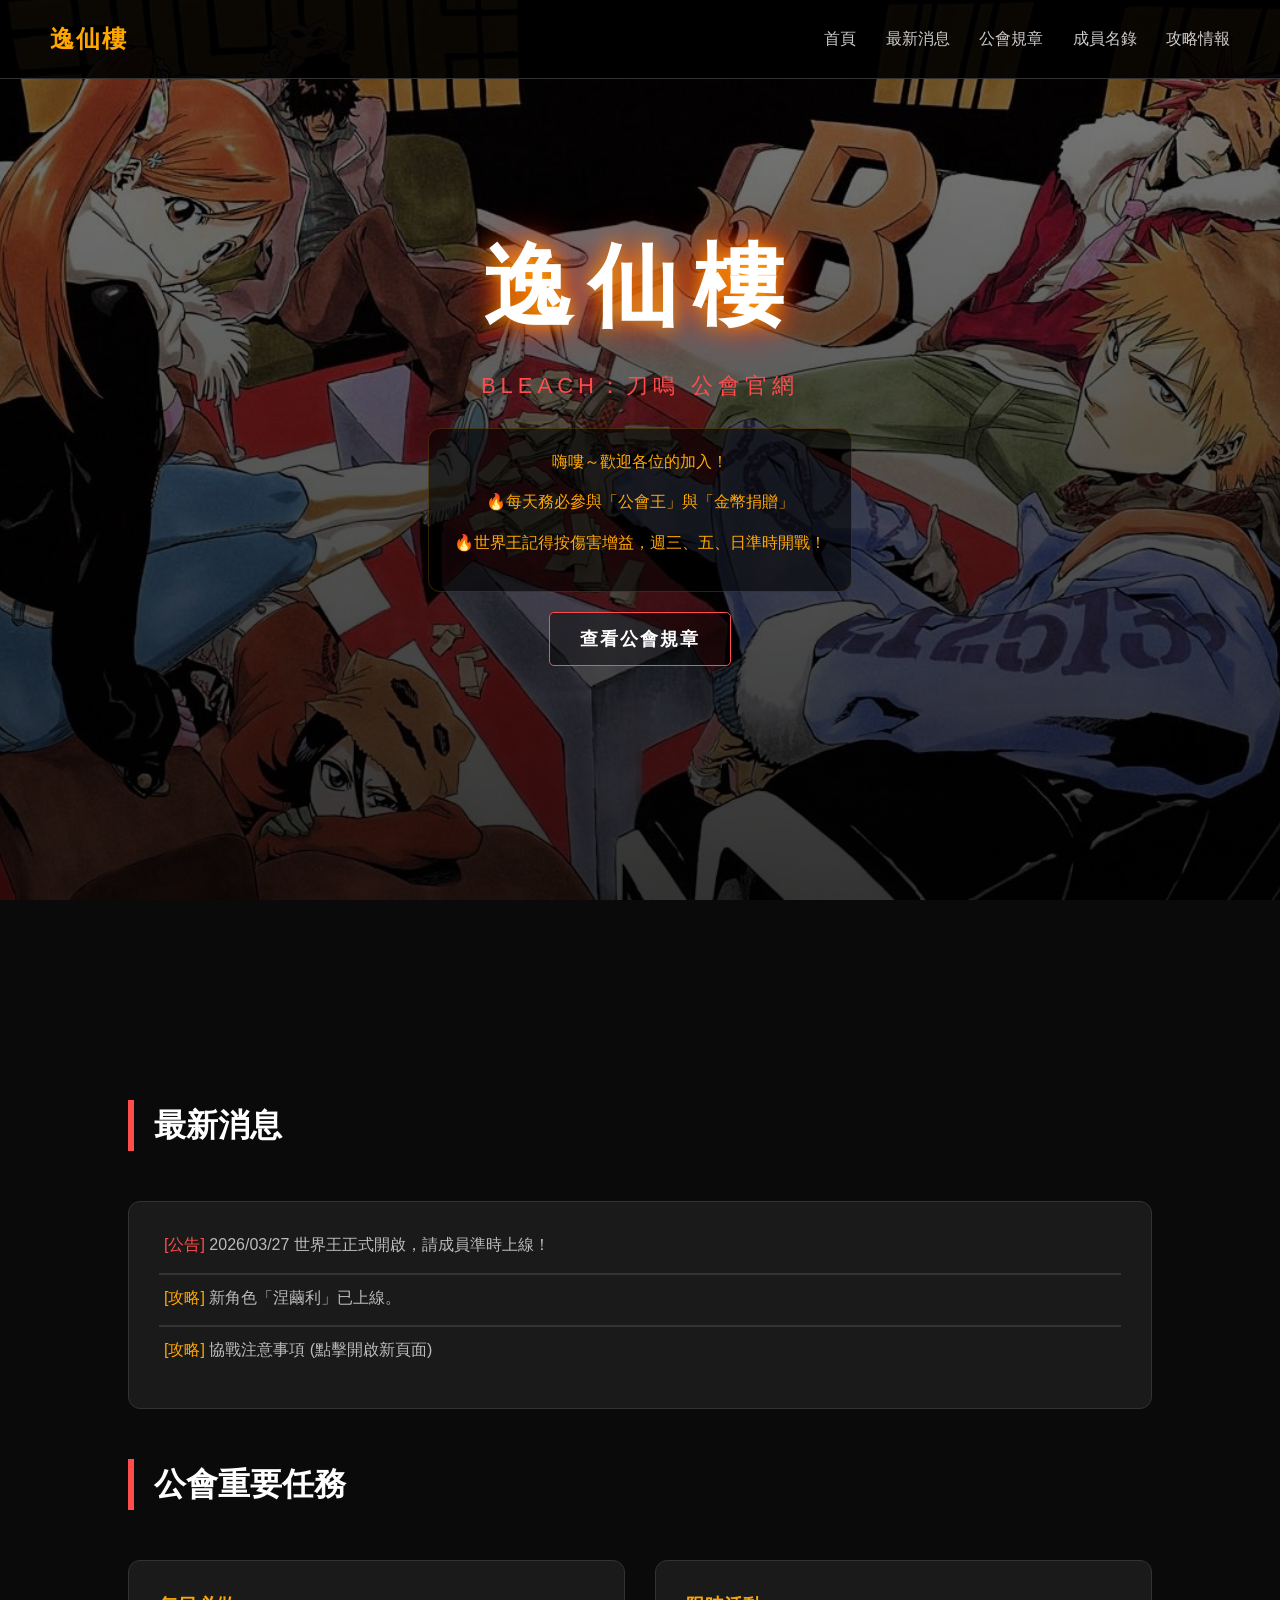
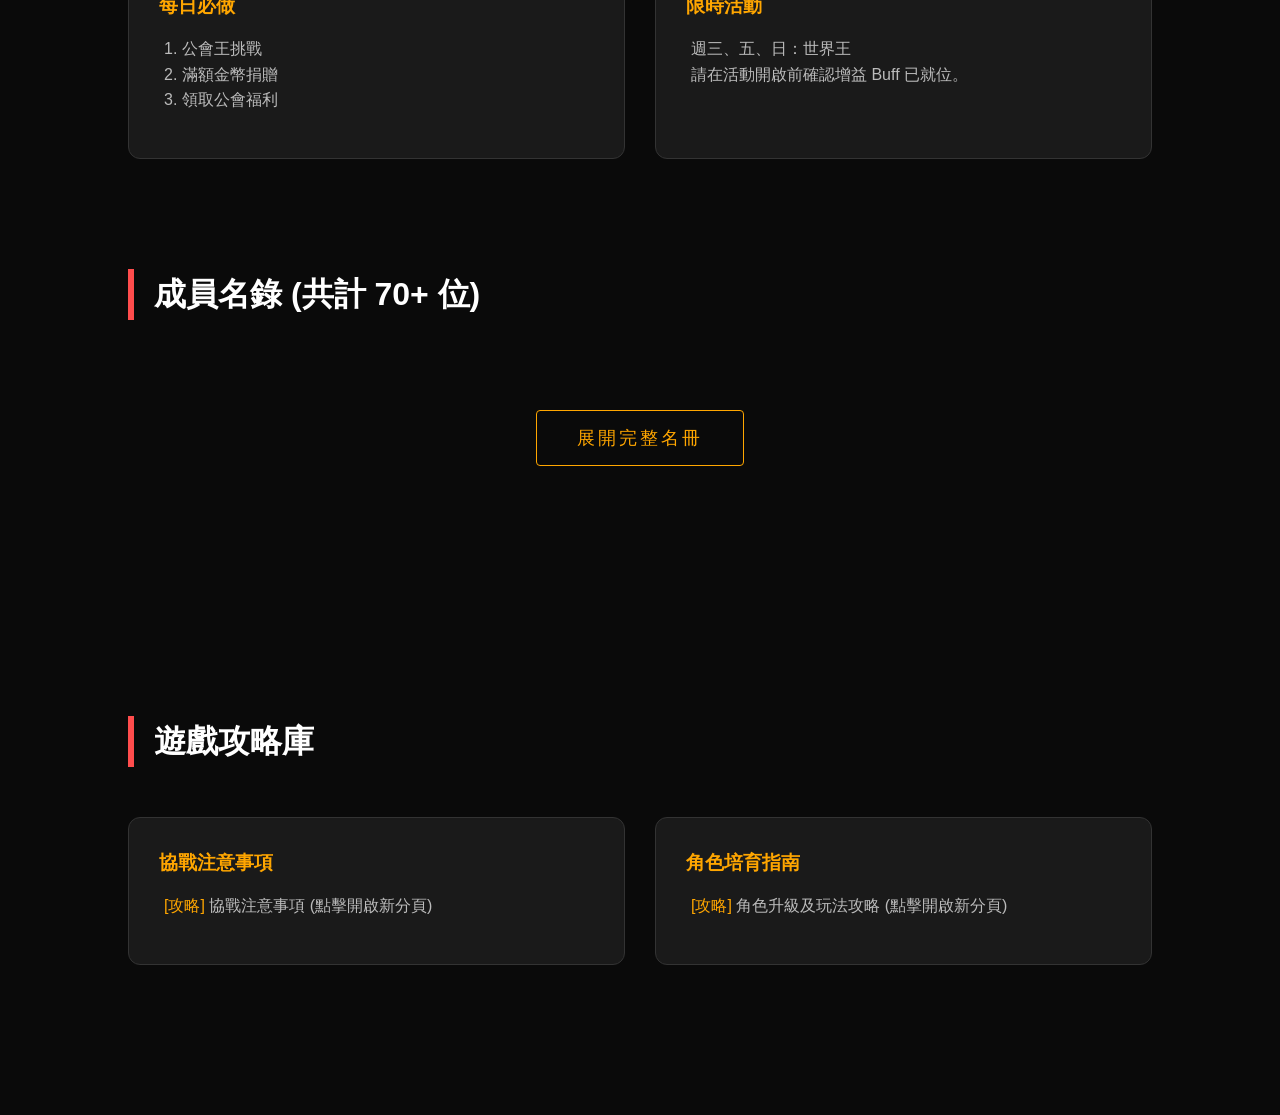
<file: index.html>
<!DOCTYPE html>
<html lang="zh-TW">
<head>
    <meta charset="UTF-8">
    <meta name="viewport" content="width=device-width, initial-scale=1.0">
    <title>逸仙樓 | 遊戲公會官網</title>
    <link rel="stylesheet" href="style.css">
</head>
<body>

    <div class="fixed-bg"></div>

    <nav>
        <div class="menu-icon" onclick="toggleMenu()">
            <span></span>
            <span></span>
            <span></span>
        </div>
        <div class="logo">逸仙樓</div>
        <div class="nav-links">
            <a href="#">首頁</a>
            <a href="#news">最新消息</a>
            <a href="#notice">公會規章</a>
            <a href="#members" onclick="forceExpand()">成員名錄</a>
            <a href="#wiki">攻略情報</a>
        </div>
    </nav>

    <header class="hero-section">
        <h1 class="main-title">逸仙樓</h1>
        <p class="sub-title">BLEACH：刀鳴 公會官網</p>
        <div class="description">
            <p>嗨嘍～歡迎各位的加入！</p>
            <p>🔥每天務必參與「公會王」與「金幣捐贈」</p>
            <p>🔥世界王記得按傷害增益，週三、五、日準時開戰！</p>
        </div>
        <a href="#notice" class="cta-btn">查看公會規章</a>
    </header>

    <main class="content-container">

        <section id="news" style="margin-top: 100px;">
            <h2 class="section-title">最新消息</h2>
            <div class="card" style="width: 100%;">
                
                <p><span style="color: #ff4d4d;">[公告]</span> 2026/03/27 世界王正式開啟，請成員準時上線！</p>
                <hr style="border: 0.5px solid #333; margin: 10px 0;">
                <p><span style="color: #ffa600;">[攻略]</span> 新角色「涅繭利」已上線。</p>
                <hr style="border: 0.5px solid #333; margin: 10px 0;">
                <p>
                    <a href="guide01.html" target="_blank" style="text-decoration: none; color: inherit; cursor: pointer;">
                        <span style="color: #ffa600;">[攻略]</span> 協戰注意事項 (點擊開啟新頁面)
                    </a>
                </p>
            </div>
        </section>

        <section id="notice">
            <h2 class="section-title">公會重要任務</h2>
            <div class="grid">
                <div class="card">
                    <h3>每日必做</h3>
                    <p>1. 公會王挑戰 <br>2. 滿額金幣捐贈<br>3. 領取公會福利</p>
                </div>
                <div class="card">
                    <h3>限時活動</h3>
                    <p>週三、五、日：世界王<br>請在活動開啟前確認增益 Buff 已就位。</p>
                </div>
            </div>
        </section>

        <section id="members" class="member-section">
            <h2 class="section-title">成員名錄 (共計 70+ 位)</h2>
            
            <div class="member-wrapper" id="memberWrapper">
                <div class="member-grid">
                    <div class="member-card"><div class="member-avatar">凱</div><div class="member-name">凱蒂</div><div class="member-ign">凱蒂喵喵</div><span class="member-role role-leader">會長</span></div>
                    
                    <div class="member-card"><div class="member-avatar">均</div><div class="member-name">均</div><div class="member-ign">EvR</div><span class="member-role">成員</span></div>
                    <div class="member-card"><div class="member-avatar">李</div><div class="member-name">SYTANG514</div><div class="member-ign">李相赫</div><span class="member-role">成員</span></div>
                    <div class="member-card"><div class="member-avatar">魚</div><div class="member-name">魚</div><div class="member-ign">魚丸</div><span class="member-role">成員</span></div>
                    <div class="member-card"><div class="member-avatar">純</div><div class="member-name">MING</div><div class="member-ign">純愛戰士</div><span class="member-role">成員</span></div>
                    <div class="member-card"><div class="member-avatar">國</div><div class="member-name">國峰</div><div class="member-ign">Wing Zero</div><span class="member-role">成員</span></div>
                    <div class="member-card"><div class="member-avatar">哥</div><div class="member-name">184哥哥</div><div class="member-ign">香港184哥哥</div><span class="member-role">成員</span></div>
                    <div class="member-card"><div class="member-avatar">京</div><div class="member-name">𝐋𝐢-𝐰𝐞𝐢 👻</div><div class="member-ign">Dkih(京樂春水)</div><span class="member-role">成員</span></div>
                    <div class="member-card"><div class="member-avatar">花</div><div class="member-name">Ryan Chiang</div><div class="member-ign">花神啼、花貓</div><span class="member-role">成員</span></div>
                    <div class="member-card"><div class="member-avatar">貓</div><div class="member-name">043 黃嘉豐</div><div class="member-ign">超萌小貓</div><span class="member-role">成員</span></div>
                    <div class="member-card"><div class="member-avatar">藍</div><div class="member-name">黃</div><div class="member-ign">藍染惣右介</div><span class="member-role">成員</span></div>
                    <div class="member-card"><div class="member-avatar">滿</div><div class="member-name">Marin</div><div class="member-ign">滿不炸的</div><span class="member-role">成員</span></div>
                    <div class="member-card"><div class="member-avatar">柳</div><div class="member-name">埼</div><div class="member-ign">lulu、柳官人</div><span class="member-role">成員</span></div>
                    <div class="member-card"><div class="member-avatar">韋</div><div class="member-name">糸韋</div><div class="member-ign">39s感謝祭</div><span class="member-role">成員</span></div>
                    <div class="member-card"><div class="member-avatar">龍</div><div class="member-name">盛慶</div><div class="member-ign">一條龍</div><span class="member-role">成員</span></div>
                    <div class="member-card"><div class="member-avatar">睡</div><div class="member-name">文澄</div><div class="member-ign">起床重睡</div><span class="member-role">成員</span></div>
                    <div class="member-card"><div class="member-avatar">漓</div><div class="member-name">饅頭</div><div class="member-ign">花歿漓</div><span class="member-role">成員</span></div>
                    <div class="member-card"><div class="member-avatar">蛋</div><div class="member-name">Liam</div><div class="member-ign">溫泉蛋</div><span class="member-role">成員</span></div>
                    <div class="member-card"><div class="member-avatar">翰</div><div class="member-name">柏翰</div><div class="member-ign">諾伊</div><span class="member-role">成員</span></div>
                    <div class="member-card"><div class="member-avatar">啲</div><div class="member-name">馮冠勛Adam</div><div class="member-ign">啲逼兜</div><span class="member-role">成員</span></div>
                    <div class="member-card"><div class="member-avatar">銘</div><div class="member-name">Ming</div><div class="member-ign">叫聲銘哥先拉</div><span class="member-role">成員</span></div>
                    <div class="member-card"><div class="member-avatar">雨</div><div class="member-name">奎佑</div><div class="member-ign">小雨</div><span class="member-role">成員</span></div>
                    <div class="member-card"><div class="member-avatar">淵</div><div class="member-name">Yuan阿淵</div><div class="member-ign">阿淵</div><span class="member-role">成員</span></div>
                    <div class="member-card"><div class="member-avatar">羊</div><div class="member-name">🐑</div><div class="member-ign">瓊稻穗恭源</div><span class="member-role">成員</span></div>
                    <div class="member-card"><div class="member-avatar">萌</div><div class="member-name">Y.</div><div class="member-ign">露就這麼萌！</div><span class="member-role">成員</span></div>
                    <div class="member-card"><div class="member-avatar">詠</div><div class="member-name">詠</div><div class="member-ign">源千里</div><span class="member-role">成員</span></div>
                    <div class="member-card"><div class="member-avatar">熹</div><div class="member-name">熹貴妃</div><div class="member-ign">Miyeon</div><span class="member-role">成員</span></div>
                    <div class="member-card"><div class="member-avatar">神</div><div class="member-name">楊翔渝</div><div class="member-ign">拉屎神</div><span class="member-role">成員</span></div>
                    <div class="member-card"><div class="member-avatar">Jun</div><div class="member-name">Jun</div><div class="member-ign">Junnn</div><span class="member-role">成員</span></div>
                    <div class="member-card"><div class="member-avatar">嘎</div><div class="member-name">And..y</div><div class="member-ign">嘎滋作響吧</div><span class="member-role">成員</span></div>
                    <div class="member-card"><div class="member-avatar">龍</div><div class="member-name">龍</div><div class="member-ign">此身即無間</div><span class="member-role">成員</span></div>
                    <div class="member-card"><div class="member-avatar">修</div><div class="member-name">修</div><div class="member-ign">驪</div><span class="member-role">成員</span></div>
                    <div class="member-card"><div class="member-avatar">兔</div><div class="member-name">佑</div><div class="member-ign">好想兔</div><span class="member-role">成員</span></div>
                    <div class="member-card"><div class="member-avatar">更</div><div class="member-name">問壹</div><div class="member-ign">更木隊隊士</div><span class="member-role">成員</span></div>
                    <div class="member-card"><div class="member-avatar">豆</div><div class="member-name">輝仔</div><div class="member-ign">杏仁豆漿</div><span class="member-role">成員</span></div>
                    <div class="member-card"><div class="member-avatar">芒</div><div class="member-name">楊竣程</div><div class="member-ign">羔羊芒狗</div><span class="member-role">成員</span></div>
                    <div class="member-card"><div class="member-avatar">瑋</div><div class="member-name">Wei</div><div class="member-ign">瑋葛格</div><span class="member-role">成員</span></div>
                    <div class="member-card"><div class="member-avatar">羽</div><div class="member-name">凱綸</div><div class="member-ign">赤鴻飛羽</div><span class="member-role">成員</span></div>
                    <div class="member-card"><div class="member-avatar">兔</div><div class="member-name">吳泓嶔</div><div class="member-ign">比菲兔</div><span class="member-role">成員</span></div>
                    <div class="member-card"><div class="member-avatar">ha</div><div class="member-name">hahaxd</div><div class="member-ign">hahaxd</div><span class="member-role">成員</span></div>
                    <div class="member-card"><div class="member-avatar">薯</div><div class="member-name">祐愷</div><div class="member-ign">小蕃薯</div><span class="member-role">成員</span></div>
                    <div class="member-card"><div class="member-avatar">詩</div><div class="member-name">詩哲~</div><div class="member-ign">呼呢死</div><span class="member-role">成員</span></div>
                    <div class="member-card"><div class="member-avatar">皮</div><div class="member-name">則</div><div class="member-ign">皮皮</div><span class="member-role">成員</span></div>
                    <div class="member-card"><div class="member-avatar">月</div><div class="member-name">任佑</div><div class="member-ign">最後月牙天抽</div><span class="member-role">成員</span></div>
                    <div class="member-card"><div class="member-avatar">扯</div><div class="member-name">徐徐徐</div><div class="member-ign">太扯了吧</div><span class="member-role">成員</span></div>
                    <div class="member-card"><div class="member-avatar">AA</div><div class="member-name">AA</div><div class="member-ign">操盤手</div><span class="member-role">成員</span></div>
                    <div class="member-card"><div class="member-avatar">黑</div><div class="member-name">ファンファン</div><div class="member-ign">黑棺</div><span class="member-role">成員</span></div>
                    <div class="member-card"><div class="member-avatar">Pa</div><div class="member-name">H. C. Pan</div><div class="member-ign">Panasd</div><span class="member-role">成員</span></div>
                    <div class="member-card"><div class="member-avatar">蟹</div><div class="member-name">Kidson Lai</div><div class="member-ign">蟹仔</div><span class="member-role">成員</span></div>
                    <div class="member-card"><div class="member-avatar">月</div><div class="member-name">PO_月牙真神</div><div class="member-ign">月牙真神</div><span class="member-role">成員</span></div>
                    <div class="member-card"><div class="member-avatar">墨</div><div class="member-name">珍惜淚</div><div class="member-ign">軒轅墨</div><span class="member-role">成員</span></div>
                    <div class="member-card"><div class="member-avatar">廷</div><div class="member-name">朱祐廷</div><div class="member-ign">看破不說破乄</div><span class="member-role">成員</span></div>
                    <div class="member-card"><div class="member-avatar">翔</div><div class="member-name">翔</div><div class="member-ign">翔祥</div><span class="member-role">成員</span></div>
                    <div class="member-card"><div class="member-avatar">父</div><div class="member-name">Jeff</div><div class="member-ign">你老爸</div><span class="member-role">成員</span></div>
                    <div class="member-card"><div class="member-avatar">施</div><div class="member-name">施佑樺</div><div class="member-ign">無課免費仔</div><span class="member-role">成員</span></div>
                    <div class="member-card"><div class="member-avatar">Remi</div><div class="member-name">馨慧Remi</div><div class="member-ign">Do Remi</div><span class="member-role">成員</span></div>
                    <div class="member-card"><div class="member-avatar">Hu</div><div class="member-name">Hugo</div><div class="member-ign">恩恩恩恩</div><span class="member-role">成員</span></div>
                    <div class="member-card"><div class="member-avatar">Fa</div><div class="member-name">Faker</div><div class="member-ign">蕃薯隊長</div><span class="member-role">成員</span></div>
                    <div class="member-card"><div class="member-avatar">JT</div><div class="member-name">JT</div><div class="member-ign">JT</div><span class="member-role">成員</span></div>
                    <div class="member-card"><div class="member-avatar">勛</div><div class="member-name">王澤勛</div><div class="member-ign">Jeffery</div><span class="member-role">成員</span></div>
                    <div class="member-card"><div class="member-avatar">He</div><div class="member-name">Heisonww</div><div class="member-ign">Heison</div><span class="member-role">成員</span></div>
                    <div class="member-card"><div class="member-avatar">使</div><div class="member-name">小寶</div><div class="member-ign">熾天使</div><span class="member-role">成員</span></div>
                    <div class="member-card"><div class="member-avatar">森</div><div class="member-name">J森</div><div class="member-ign">堂怵徘谷</div><span class="member-role">成員</span></div>
                    <div class="member-card"><div class="member-avatar">玥</div><div class="member-name">殘玥</div><div class="member-ign">殘玥Blar</div><span class="member-role">成員</span></div>
                    <div class="member-card"><div class="member-avatar">八</div><div class="member-name">黃子競</div><div class="member-ign">八大金剛</div><span class="member-role">成員</span></div>
                    <div class="member-card"><div class="member-avatar">更</div><div class="member-name">Jack</div><div class="member-ign">更木劍八</div><span class="member-role">成員</span></div>
                    <div class="member-card"><div class="member-avatar">堯</div><div class="member-name">陳睦堯</div><div class="member-ign">Jia</div><span class="member-role">成員</span></div>
                    <div class="member-card"><div class="member-avatar">原</div><div class="member-name">梁培原</div><div class="member-ign">就是喜歡你</div><span class="member-role">成員</span></div>
                    <div class="member-card"><div class="member-avatar">郁</div><div class="member-name">楊晨郁</div><div class="member-ign">我只是隻貓</div><span class="member-role">成員</span></div>
                    <div class="member-card"><div class="member-avatar">融</div><div class="member-name">林昆融</div><div class="member-ign">什麼懶</div><span class="member-role">成員</span></div>
                    <div class="member-card"><div class="member-avatar">洪</div><div class="member-name">洪</div><div class="member-ign">屯到牛頭</div><span class="member-role">成員</span></div>
                    <div class="member-card"><div class="member-avatar">奇</div><div class="member-name">趙梓良</div><div class="member-ign">奇跡</div><span class="member-role">成員</span></div>
                    <div class="member-card"><div class="member-avatar">ZH</div><div class="member-name">ZHANG™</div><div class="member-ign">@ZHANG™</div><span class="member-role">成員</span></div>
                    <div class="member-card"><div class="member-avatar">余</div><div class="member-name">余</div><div class="member-ign">紀讚美條</div><span class="member-role">成員</span></div>
                    <div class="member-card"><div class="member-avatar">震</div><div class="member-name">吳昱震</div><div class="member-ign">烏薩奇</div><span class="member-role">成員</span></div>
                    <div class="member-card"><div class="member-avatar">Che</div><div class="member-name">Chen Hung</div><div class="member-ign">鑰匙</div><span class="member-role">成員</span></div>
                    <div class="member-card"><div class="member-avatar">Mud</div><div class="member-name">Mud</div><div class="member-ign">Mud</div><span class="member-role">成員</span></div>
                    <div class="member-card"><div class="member-avatar">玫</div><div class="member-name">SR</div><div class="member-ign">玫瑰少年</div><span class="member-role">成員</span></div>
                    <div class="member-card"><div class="member-avatar">丁</div><div class="member-name">ㄚ丁</div><div class="member-ign">阿丁</div><span class="member-role">成員</span></div>
                </div>
            </div>

            <button class="toggle-btn" id="toggleBtn" onclick="toggleMembers()">展開完整名冊</button>
        </section>

        <section id="wiki" style="margin-top: 100px;">
            <h2 class="section-title">遊戲攻略庫</h2>
            <div class="grid">
                <div class="card">
                    <h3>協戰注意事項</h3>
                    <p>
                        <a href="guide01.html" target="_blank" style="text-decoration: none; color: inherit; cursor: pointer;">
                            <span style="color: #ffa600;">[攻略]</span> 協戰注意事項 (點擊開啟新分頁)
                        </a>
                    </p>
                </div>
                <div class="card">
                    <h3>角色培育指南</h3>
                    <p>
                        <a href="guide02.html" target="_blank" style="text-decoration: none; color: inherit; cursor: pointer;">
                            <span style="color: #ffa600;">[攻略]</span> 角色升級及玩法攻略 (點擊開啟新分頁)
                        </a>
                    </p>
                </div>
            </div>
        </section>
    </main>

    <script>
        function toggleMembers() {
            const wrapper = document.getElementById('memberWrapper');
            const btn = document.getElementById('toggleBtn');

            if (wrapper.classList.contains('expanded')) {
                wrapper.classList.remove('expanded');
                btn.innerText = "展開完整名冊";
                // 平滑滾回到區域頂部
                document.getElementById('members').scrollIntoView({ behavior: 'smooth' });
            } else {
                wrapper.classList.add('expanded');
                btn.innerText = "收起完整名冊";
            }
        }

        // 當導航欄被點擊時，自動展開
        function forceExpand() {
            const wrapper = document.getElementById('memberWrapper');
            const btn = document.getElementById('toggleBtn');
            if (!wrapper.classList.contains('expanded')) {
                wrapper.classList.add('expanded');
                btn.innerText = "收起完整名冊";
            }
        }
    </script>
</body>
</html>
</file>
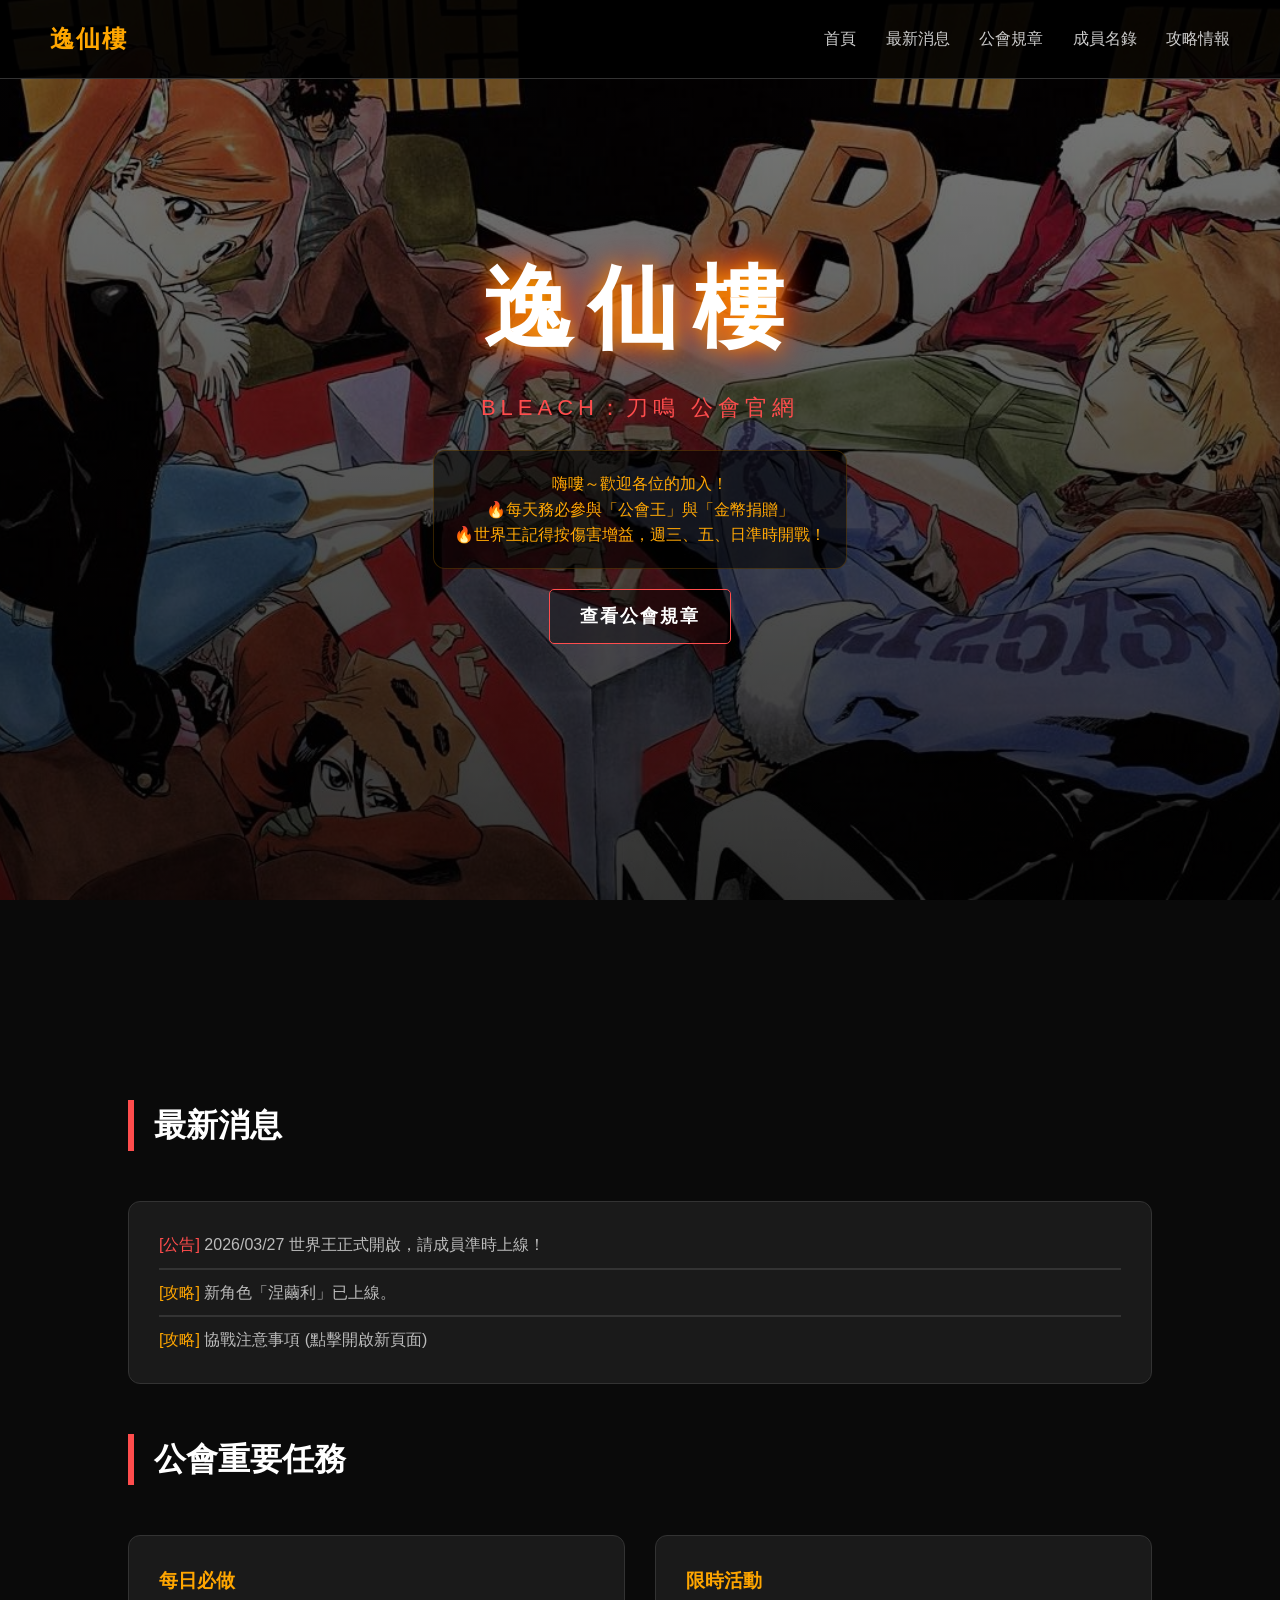
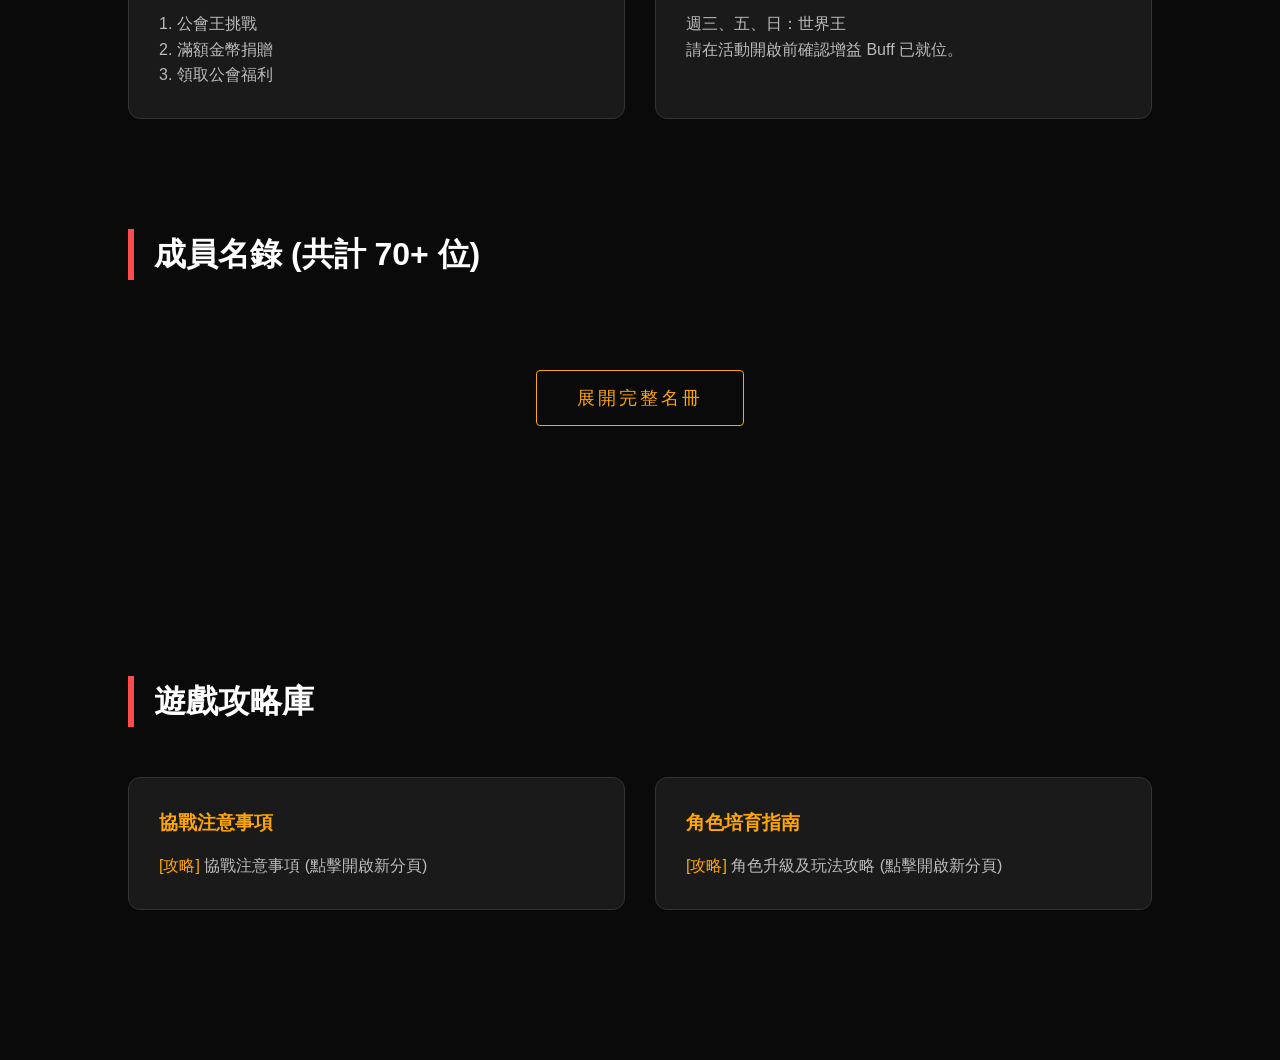
<file: 001.html>
<!DOCTYPE html>
<html lang="zh-TW">
<head>
    <meta charset="UTF-8">
    <meta name="viewport" content="width=device-width, initial-scale=1.0">
    <title>逸仙樓 | 遊戲公會官網</title>
    <style>
        /* 基礎設定 */
        * {
            margin: 0;
            padding: 0;
            box-sizing: border-box;
            font-family: "Microsoft JhengHei", sans-serif;
        }

        html { scroll-behavior: smooth; }

        body {
            background-color: #0b0b0b;
            color: white;
            overflow-x: hidden;
            line-height: 1.6;
        }

        /* 1. 固定背景層 */
        .fixed-bg {
            position: fixed;
            top: 0;
            left: 0;
            width: 100%;
            height: 100%;
            background: linear-gradient(rgba(0,0,0,0.5), rgba(0,0,0,0.8)), 
                        url('GG For The Follow.jpeg');
            background-size: cover;
            background-position: center;
            z-index: -1;
        }

        /* 2. 導航欄 */
        nav {
            position: fixed;
            top: 0;
            width: 100%;
            padding: 20px 50px;
            display: flex;
            justify-content: space-between;
            align-items: center;
            background: rgba(0, 0, 0, 0.9);
            z-index: 1000;
            border-bottom: 1px solid #333;
        }

        .logo { font-size: 24px; font-weight: bold; letter-spacing: 2px; color: #ffa600; }
        .nav-links a {
            color: #ccc;
            text-decoration: none;
            margin-left: 25px;
            font-size: 16px;
            transition: 0.3s;
        }
        .nav-links a:hover { color: #ff4d4d; }

        /* 3. 主視覺區域 */
        .hero-section {
            height: 100vh;
            width: 100%;
            display: flex;
            flex-direction: column;
            align-items: center;
            justify-content: center;
            text-align: center;
            padding: 0 20px;
        }

        @keyframes slideIn {
            from { opacity: 0; transform: translateY(-30px); }
            to { opacity: 1; transform: translateY(0); }
        }

        .main-title {
            font-size: clamp(50px, 10vw, 90px);
            letter-spacing: 15px;
            text-shadow: 0 0 20px #ffa600, 0 0 40px #ff0000;
            margin-bottom: 10px;
            animation: slideIn 1.2s ease-out;
        }

        .sub-title {
            font-size: 22px;
            color: #ff4d4d;
            margin-bottom: 25px;
            letter-spacing: 5px;
            animation: slideIn 1.5s ease-out;
        }

        .description {
            font-size: 16px;
            color: #ffa704;

            max-width: 650px;
            background: rgba(0,0,0,0.6);
            padding: 20px;
            border-radius: 12px;
            border: 1px solid rgba(255, 166, 0, 0.2);
        }

        /* 背景透明度 */
        /* 強制讓所有 section（最新消息、重要任務等）垂直排列並自動撐開 */
        .content-container {
            display: flex !important;
            flex-direction: column !important;
            height: auto !important; /* 確保容器高度不是死板的 100% 或固定數值 */
            background: rgba(11, 11, 11, 0.50) !important; /* 順便調高透明度 */
        }

        /* 確保每個區塊之間有間距，且不會重疊 */
        section {
            position: relative !important;
            margin-bottom: 50px !important;
            height: auto !important;
            display: block !important;
        }

        /* 還原紅色線框發光按鈕 */
        .cta-btn {
            display: inline-block;
            padding: 12px 30px;
            margin: 20px 0;
            color: #ffffff; /* 金色文字 */
            text-decoration: none;
            font-size: 18px;
            font-weight: bold;
            border: 1px solid #ff4d4d; /* 紅色線框 */
            border-radius: 5px;
            background: rgba(0, 0, 0, 0.4); /* 半透明黑色背景 */
            transition: all 0.3s ease;
            cursor: pointer;
            letter-spacing: 2px;
        }

        /* 點擊與懸停時的發光效果 */
        .cta-btn:hover {
            color: #fff;
            background: #ff4d4d;
            box-shadow: 0 0 20px #ff4d4d, 0 0 40px #ff4d4d; /* 紅色霓虹發光 */
            transform: translateY(-3px);
        }
        /* 4. 內容區 */
        .content-container {
            padding: 100px 10%;
            background-color: rgba(11, 11, 11, 0.9);
            position: relative;
            z-index: 1;
        }

        .section-title {
            font-size: 32px;
            border-left: 6px solid #ff4d4d;
            padding-left: 20px;
            margin-bottom: 50px;
        }

        .grid {
            display: grid;
            grid-template-columns: repeat(auto-fit, minmax(320px, 1fr));
            gap: 30px;
        }

        .card {
            background: #1a1a1a;
            padding: 30px;
            border-radius: 12px;
            border: 1px solid #333;
            transition: 0.3s;
        }

        .card:hover {
            border-color: #ff4d4d;
            transform: translateY(-10px);
            background: #222;
        }

        .card h3 { color: #ffa600; margin-bottom: 15px; }
        .card p { color: #bbb; }

        /* 5. 成員名錄折疊版 */
        .member-section { padding: 60px 0; }

        .member-wrapper {
            max-height: 0; /* 預設完全隱藏 */
            overflow: hidden;
            transition: max-height 1s cubic-bezier(0.4, 0, 0.2, 1), opacity 0.8s;
            opacity: 0;
        }

        .member-wrapper.expanded {
            max-height: 8000px; /* 足夠容納 70+ 人的高度 */
            opacity: 1;
            margin-bottom: 30px;
        }

        .member-grid {
            display: grid;
            grid-template-columns: repeat(auto-fit, minmax(180px, 1fr));
            gap: 15px;
            margin-top: 30px;
        }

        /* 1. 讓成員名單恢復橫向排列，且在不同螢幕自動調整數量 */
        .member-grid {
            display: grid !important;
            /* 電腦版一列 5-6 個，手機版一列 2 個 */
            grid-template-columns: repeat(auto-fill, minmax(140px, 1fr)) !important;
            gap: 20px !important;
            padding: 20px 0 !important;
            width: 100% !important;
        }

        /* 2. 修正卡片外觀，讓它不要撐得太長 */
        .member-card {
            background: rgba(40, 40, 40, 0.6) !important; /* 半透明灰色 */
            border: 1px solid rgba(255, 166, 0, 0.3) !important; /* 淡淡的金橘色邊框 */
            border-radius: 10px !important;
            padding: 20px 10px !important;
            display: flex !important;
            flex-direction: column !important;
            align-items: center !important; /* 確保頭像與名字水平置中 */
            transition: all 0.3s ease !important;
            cursor: pointer;
        }

        /* 3. 滑鼠移上去的發光效果，增加互動感 */
        .member-card:hover {
            transform: translateY(-5px) !important;
            border-color: #ff4d4d !important;
            box-shadow: 0 5px 15px rgba(255, 77, 77, 0.4) !important;
            background: rgba(50, 50, 50, 0.8) !important;
        }

        /* 4. 確保頭像（圓圈）維持正圓且置中 */
        .member-avatar {
            width: 60px !important;
            height: 60px !important;
            margin-bottom: 10px !important;
            display: flex !important;
            align-items: center !important;
            justify-content: center !important;
            /* 保持原本的圓圈樣式 */
        }

        .member-name { font-size: 15px; font-weight: bold; color: #fff; }
        .member-ign { font-size: 12px; color: #ff4d4d; margin-bottom: 8px; }
        .member-role {
            font-size: 10px;
            padding: 2px 8px;
            border-radius: 4px;
            background: rgba(255, 255, 255, 0.1);
            color: #aaa;
            border: 1px solid #444;
        }

        .role-leader { background: rgba(255, 166, 0, 0.2); color: #ffa600; border-color: #ffa600; }

        /* 展開按鈕 */
        .toggle-btn {
            display: block;
            margin: 40px auto;
            padding: 15px 40px;
            background: transparent;
            border: 1px solid #ffa600;
            color: #ffa600;
            cursor: pointer;
            font-size: 18px;
            letter-spacing: 3px;
            transition: 0.4s;
            border-radius: 4px;
        }

        .toggle-btn:hover {
            background: #ffa600;
            color: #000;
            box-shadow: 0 0 20px #ffa600;
        }
    </style>
</head>
<body>

    <div class="fixed-bg"></div>

    <nav>
        <div class="logo">逸仙樓</div>
        <div class="nav-links">
            <a href="#">首頁</a>
            <a href="#news">最新消息</a>
            <a href="#notice">公會規章</a>
            <a href="#members" onclick="forceExpand()">成員名錄</a>
            <a href="#wiki">攻略情報</a>
        </div>
    </nav>

    <header class="hero-section">
        <h1 class="main-title">逸仙樓</h1>
        <p class="sub-title">BLEACH：刀鳴 公會官網</p>
        <div class="description">
            <p>嗨嘍～歡迎各位的加入！</p>
            <p>🔥每天務必參與「公會王」與「金幣捐贈」</p>
            <p>🔥世界王記得按傷害增益，週三、五、日準時開戰！</p>
        </div>
        <a href="#notice" class="cta-btn">查看公會規章</a>
    </header>

    <main class="content-container">

        <section id="news" style="margin-top: 100px;">
            <h2 class="section-title">最新消息</h2>
            <div class="card" style="width: 100%;">
                
                <p><span style="color: #ff4d4d;">[公告]</span> 2026/03/27 世界王正式開啟，請成員準時上線！</p>
                <hr style="border: 0.5px solid #333; margin: 10px 0;">
                <p><span style="color: #ffa600;">[攻略]</span> 新角色「涅繭利」已上線。</p>
                <hr style="border: 0.5px solid #333; margin: 10px 0;">
                <p>
                    <a href="guide01.html" target="_blank" style="text-decoration: none; color: inherit; cursor: pointer;">
                        <span style="color: #ffa600;">[攻略]</span> 協戰注意事項 (點擊開啟新頁面)
                    </a>
                </p>
            </div>
        </section>

        <section id="notice">
            <h2 class="section-title">公會重要任務</h2>
            <div class="grid">
                <div class="card">
                    <h3>每日必做</h3>
                    <p>1. 公會王挑戰 <br>2. 滿額金幣捐贈<br>3. 領取公會福利</p>
                </div>
                <div class="card">
                    <h3>限時活動</h3>
                    <p>週三、五、日：世界王<br>請在活動開啟前確認增益 Buff 已就位。</p>
                </div>
            </div>
        </section>

        <section id="members" class="member-section">
            <h2 class="section-title">成員名錄 (共計 70+ 位)</h2>
            
            <div class="member-wrapper" id="memberWrapper">
                <div class="member-grid">
                    <div class="member-card"><div class="member-avatar">凱</div><div class="member-name">凱蒂</div><div class="member-ign">凱蒂喵喵</div><span class="member-role role-leader">會長</span></div>
                    
                    <div class="member-card"><div class="member-avatar">均</div><div class="member-name">均</div><div class="member-ign">EvR</div><span class="member-role">成員</span></div>
                    <div class="member-card"><div class="member-avatar">李</div><div class="member-name">SYTANG514</div><div class="member-ign">李相赫</div><span class="member-role">成員</span></div>
                    <div class="member-card"><div class="member-avatar">魚</div><div class="member-name">魚</div><div class="member-ign">魚丸</div><span class="member-role">成員</span></div>
                    <div class="member-card"><div class="member-avatar">純</div><div class="member-name">MING</div><div class="member-ign">純愛戰士</div><span class="member-role">成員</span></div>
                    <div class="member-card"><div class="member-avatar">國</div><div class="member-name">國峰</div><div class="member-ign">Wing Zero</div><span class="member-role">成員</span></div>
                    <div class="member-card"><div class="member-avatar">哥</div><div class="member-name">184哥哥</div><div class="member-ign">香港184哥哥</div><span class="member-role">成員</span></div>
                    <div class="member-card"><div class="member-avatar">京</div><div class="member-name">𝐋𝐢-𝐰𝐞𝐢 👻</div><div class="member-ign">Dkih(京樂春水)</div><span class="member-role">成員</span></div>
                    <div class="member-card"><div class="member-avatar">花</div><div class="member-name">Ryan Chiang</div><div class="member-ign">花神啼、花貓</div><span class="member-role">成員</span></div>
                    <div class="member-card"><div class="member-avatar">貓</div><div class="member-name">043 黃嘉豐</div><div class="member-ign">超萌小貓</div><span class="member-role">成員</span></div>
                    <div class="member-card"><div class="member-avatar">藍</div><div class="member-name">黃</div><div class="member-ign">藍染惣右介</div><span class="member-role">成員</span></div>
                    <div class="member-card"><div class="member-avatar">滿</div><div class="member-name">Marin</div><div class="member-ign">滿不炸的</div><span class="member-role">成員</span></div>
                    <div class="member-card"><div class="member-avatar">柳</div><div class="member-name">埼</div><div class="member-ign">lulu、柳官人</div><span class="member-role">成員</span></div>
                    <div class="member-card"><div class="member-avatar">韋</div><div class="member-name">糸韋</div><div class="member-ign">39s感謝祭</div><span class="member-role">成員</span></div>
                    <div class="member-card"><div class="member-avatar">龍</div><div class="member-name">盛慶</div><div class="member-ign">一條龍</div><span class="member-role">成員</span></div>
                    <div class="member-card"><div class="member-avatar">睡</div><div class="member-name">文澄</div><div class="member-ign">起床重睡</div><span class="member-role">成員</span></div>
                    <div class="member-card"><div class="member-avatar">漓</div><div class="member-name">饅頭</div><div class="member-ign">花歿漓</div><span class="member-role">成員</span></div>
                    <div class="member-card"><div class="member-avatar">蛋</div><div class="member-name">Liam</div><div class="member-ign">溫泉蛋</div><span class="member-role">成員</span></div>
                    <div class="member-card"><div class="member-avatar">翰</div><div class="member-name">柏翰</div><div class="member-ign">諾伊</div><span class="member-role">成員</span></div>
                    <div class="member-card"><div class="member-avatar">啲</div><div class="member-name">馮冠勛Adam</div><div class="member-ign">啲逼兜</div><span class="member-role">成員</span></div>
                    <div class="member-card"><div class="member-avatar">銘</div><div class="member-name">Ming</div><div class="member-ign">叫聲銘哥先拉</div><span class="member-role">成員</span></div>
                    <div class="member-card"><div class="member-avatar">雨</div><div class="member-name">奎佑</div><div class="member-ign">小雨</div><span class="member-role">成員</span></div>
                    <div class="member-card"><div class="member-avatar">淵</div><div class="member-name">Yuan阿淵</div><div class="member-ign">阿淵</div><span class="member-role">成員</span></div>
                    <div class="member-card"><div class="member-avatar">羊</div><div class="member-name">🐑</div><div class="member-ign">瓊稻穗恭源</div><span class="member-role">成員</span></div>
                    <div class="member-card"><div class="member-avatar">萌</div><div class="member-name">Y.</div><div class="member-ign">露就這麼萌！</div><span class="member-role">成員</span></div>
                    <div class="member-card"><div class="member-avatar">詠</div><div class="member-name">詠</div><div class="member-ign">源千里</div><span class="member-role">成員</span></div>
                    <div class="member-card"><div class="member-avatar">熹</div><div class="member-name">熹貴妃</div><div class="member-ign">Miyeon</div><span class="member-role">成員</span></div>
                    <div class="member-card"><div class="member-avatar">神</div><div class="member-name">楊翔渝</div><div class="member-ign">拉屎神</div><span class="member-role">成員</span></div>
                    <div class="member-card"><div class="member-avatar">Jun</div><div class="member-name">Jun</div><div class="member-ign">Junnn</div><span class="member-role">成員</span></div>
                    <div class="member-card"><div class="member-avatar">嘎</div><div class="member-name">And..y</div><div class="member-ign">嘎滋作響吧</div><span class="member-role">成員</span></div>
                    <div class="member-card"><div class="member-avatar">龍</div><div class="member-name">龍</div><div class="member-ign">此身即無間</div><span class="member-role">成員</span></div>
                    <div class="member-card"><div class="member-avatar">修</div><div class="member-name">修</div><div class="member-ign">驪</div><span class="member-role">成員</span></div>
                    <div class="member-card"><div class="member-avatar">兔</div><div class="member-name">佑</div><div class="member-ign">好想兔</div><span class="member-role">成員</span></div>
                    <div class="member-card"><div class="member-avatar">更</div><div class="member-name">問壹</div><div class="member-ign">更木隊隊士</div><span class="member-role">成員</span></div>
                    <div class="member-card"><div class="member-avatar">豆</div><div class="member-name">輝仔</div><div class="member-ign">杏仁豆漿</div><span class="member-role">成員</span></div>
                    <div class="member-card"><div class="member-avatar">芒</div><div class="member-name">楊竣程</div><div class="member-ign">羔羊芒狗</div><span class="member-role">成員</span></div>
                    <div class="member-card"><div class="member-avatar">瑋</div><div class="member-name">Wei</div><div class="member-ign">瑋葛格</div><span class="member-role">成員</span></div>
                    <div class="member-card"><div class="member-avatar">羽</div><div class="member-name">凱綸</div><div class="member-ign">赤鴻飛羽</div><span class="member-role">成員</span></div>
                    <div class="member-card"><div class="member-avatar">兔</div><div class="member-name">吳泓嶔</div><div class="member-ign">比菲兔</div><span class="member-role">成員</span></div>
                    <div class="member-card"><div class="member-avatar">ha</div><div class="member-name">hahaxd</div><div class="member-ign">hahaxd</div><span class="member-role">成員</span></div>
                    <div class="member-card"><div class="member-avatar">薯</div><div class="member-name">祐愷</div><div class="member-ign">小蕃薯</div><span class="member-role">成員</span></div>
                    <div class="member-card"><div class="member-avatar">詩</div><div class="member-name">詩哲~</div><div class="member-ign">呼呢死</div><span class="member-role">成員</span></div>
                    <div class="member-card"><div class="member-avatar">皮</div><div class="member-name">則</div><div class="member-ign">皮皮</div><span class="member-role">成員</span></div>
                    <div class="member-card"><div class="member-avatar">月</div><div class="member-name">任佑</div><div class="member-ign">最後月牙天抽</div><span class="member-role">成員</span></div>
                    <div class="member-card"><div class="member-avatar">扯</div><div class="member-name">徐徐徐</div><div class="member-ign">太扯了吧</div><span class="member-role">成員</span></div>
                    <div class="member-card"><div class="member-avatar">AA</div><div class="member-name">AA</div><div class="member-ign">操盤手</div><span class="member-role">成員</span></div>
                    <div class="member-card"><div class="member-avatar">黑</div><div class="member-name">ファンファン</div><div class="member-ign">黑棺</div><span class="member-role">成員</span></div>
                    <div class="member-card"><div class="member-avatar">Pa</div><div class="member-name">H. C. Pan</div><div class="member-ign">Panasd</div><span class="member-role">成員</span></div>
                    <div class="member-card"><div class="member-avatar">蟹</div><div class="member-name">Kidson Lai</div><div class="member-ign">蟹仔</div><span class="member-role">成員</span></div>
                    <div class="member-card"><div class="member-avatar">月</div><div class="member-name">PO_月牙真神</div><div class="member-ign">月牙真神</div><span class="member-role">成員</span></div>
                    <div class="member-card"><div class="member-avatar">墨</div><div class="member-name">珍惜淚</div><div class="member-ign">軒轅墨</div><span class="member-role">成員</span></div>
                    <div class="member-card"><div class="member-avatar">廷</div><div class="member-name">朱祐廷</div><div class="member-ign">看破不說破乄</div><span class="member-role">成員</span></div>
                    <div class="member-card"><div class="member-avatar">翔</div><div class="member-name">翔</div><div class="member-ign">翔祥</div><span class="member-role">成員</span></div>
                    <div class="member-card"><div class="member-avatar">父</div><div class="member-name">Jeff</div><div class="member-ign">你老爸</div><span class="member-role">成員</span></div>
                    <div class="member-card"><div class="member-avatar">施</div><div class="member-name">施佑樺</div><div class="member-ign">無課免費仔</div><span class="member-role">成員</span></div>
                    <div class="member-card"><div class="member-avatar">Remi</div><div class="member-name">馨慧Remi</div><div class="member-ign">Do Remi</div><span class="member-role">成員</span></div>
                    <div class="member-card"><div class="member-avatar">Hu</div><div class="member-name">Hugo</div><div class="member-ign">恩恩恩恩</div><span class="member-role">成員</span></div>
                    <div class="member-card"><div class="member-avatar">Fa</div><div class="member-name">Faker</div><div class="member-ign">蕃薯隊長</div><span class="member-role">成員</span></div>
                    <div class="member-card"><div class="member-avatar">JT</div><div class="member-name">JT</div><div class="member-ign">JT</div><span class="member-role">成員</span></div>
                    <div class="member-card"><div class="member-avatar">勛</div><div class="member-name">王澤勛</div><div class="member-ign">Jeffery</div><span class="member-role">成員</span></div>
                    <div class="member-card"><div class="member-avatar">He</div><div class="member-name">Heisonww</div><div class="member-ign">Heison</div><span class="member-role">成員</span></div>
                    <div class="member-card"><div class="member-avatar">使</div><div class="member-name">小寶</div><div class="member-ign">熾天使</div><span class="member-role">成員</span></div>
                    <div class="member-card"><div class="member-avatar">森</div><div class="member-name">J森</div><div class="member-ign">堂怵徘谷</div><span class="member-role">成員</span></div>
                    <div class="member-card"><div class="member-avatar">玥</div><div class="member-name">殘玥</div><div class="member-ign">殘玥Blar</div><span class="member-role">成員</span></div>
                    <div class="member-card"><div class="member-avatar">八</div><div class="member-name">黃子競</div><div class="member-ign">八大金剛</div><span class="member-role">成員</span></div>
                    <div class="member-card"><div class="member-avatar">更</div><div class="member-name">Jack</div><div class="member-ign">更木劍八</div><span class="member-role">成員</span></div>
                    <div class="member-card"><div class="member-avatar">堯</div><div class="member-name">陳睦堯</div><div class="member-ign">Jia</div><span class="member-role">成員</span></div>
                    <div class="member-card"><div class="member-avatar">原</div><div class="member-name">梁培原</div><div class="member-ign">就是喜歡你</div><span class="member-role">成員</span></div>
                    <div class="member-card"><div class="member-avatar">郁</div><div class="member-name">楊晨郁</div><div class="member-ign">我只是隻貓</div><span class="member-role">成員</span></div>
                    <div class="member-card"><div class="member-avatar">融</div><div class="member-name">林昆融</div><div class="member-ign">什麼懶</div><span class="member-role">成員</span></div>
                    <div class="member-card"><div class="member-avatar">洪</div><div class="member-name">洪</div><div class="member-ign">屯到牛頭</div><span class="member-role">成員</span></div>
                    <div class="member-card"><div class="member-avatar">奇</div><div class="member-name">趙梓良</div><div class="member-ign">奇跡</div><span class="member-role">成員</span></div>
                    <div class="member-card"><div class="member-avatar">ZH</div><div class="member-name">ZHANG™</div><div class="member-ign">@ZHANG™</div><span class="member-role">成員</span></div>
                    <div class="member-card"><div class="member-avatar">余</div><div class="member-name">余</div><div class="member-ign">紀讚美條</div><span class="member-role">成員</span></div>
                    <div class="member-card"><div class="member-avatar">震</div><div class="member-name">吳昱震</div><div class="member-ign">烏薩奇</div><span class="member-role">成員</span></div>
                    <div class="member-card"><div class="member-avatar">Che</div><div class="member-name">Chen Hung</div><div class="member-ign">鑰匙</div><span class="member-role">成員</span></div>
                    <div class="member-card"><div class="member-avatar">Mud</div><div class="member-name">Mud</div><div class="member-ign">Mud</div><span class="member-role">成員</span></div>
                    <div class="member-card"><div class="member-avatar">玫</div><div class="member-name">SR</div><div class="member-ign">玫瑰少年</div><span class="member-role">成員</span></div>
                    <div class="member-card"><div class="member-avatar">丁</div><div class="member-name">ㄚ丁</div><div class="member-ign">阿丁</div><span class="member-role">成員</span></div>
                </div>
            </div>

            <button class="toggle-btn" id="toggleBtn" onclick="toggleMembers()">展開完整名冊</button>
        </section>

        <section id="wiki" style="margin-top: 100px;">
            <h2 class="section-title">遊戲攻略庫</h2>
            <div class="grid">
                <div class="card">
                    <h3>協戰注意事項</h3>
                    <p>
                        <a href="guide01.html" target="_blank" style="text-decoration: none; color: inherit; cursor: pointer;">
                            <span style="color: #ffa600;">[攻略]</span> 協戰注意事項 (點擊開啟新分頁)
                        </a>
                    </p>
                </div>
                <div class="card">
                    <h3>角色培育指南</h3>
                    <p>
                        <a href="guide02.html" target="_blank" style="text-decoration: none; color: inherit; cursor: pointer;">
                            <span style="color: #ffa600;">[攻略]</span> 角色升級及玩法攻略 (點擊開啟新分頁)
                        </a>
                    </p>
                </div>
            </div>
        </section>
    </main>

    <script>
        function toggleMembers() {
            const wrapper = document.getElementById('memberWrapper');
            const btn = document.getElementById('toggleBtn');

            if (wrapper.classList.contains('expanded')) {
                wrapper.classList.remove('expanded');
                btn.innerText = "展開完整名冊";
                // 平滑滾回到區域頂部
                document.getElementById('members').scrollIntoView({ behavior: 'smooth' });
            } else {
                wrapper.classList.add('expanded');
                btn.innerText = "收起完整名冊";
            }
        }

        // 當導航欄被點擊時，自動展開
        function forceExpand() {
            const wrapper = document.getElementById('memberWrapper');
            const btn = document.getElementById('toggleBtn');
            if (!wrapper.classList.contains('expanded')) {
                wrapper.classList.add('expanded');
                btn.innerText = "收起完整名冊";
            }
        }
    </script>
</body>
</html>
</file>
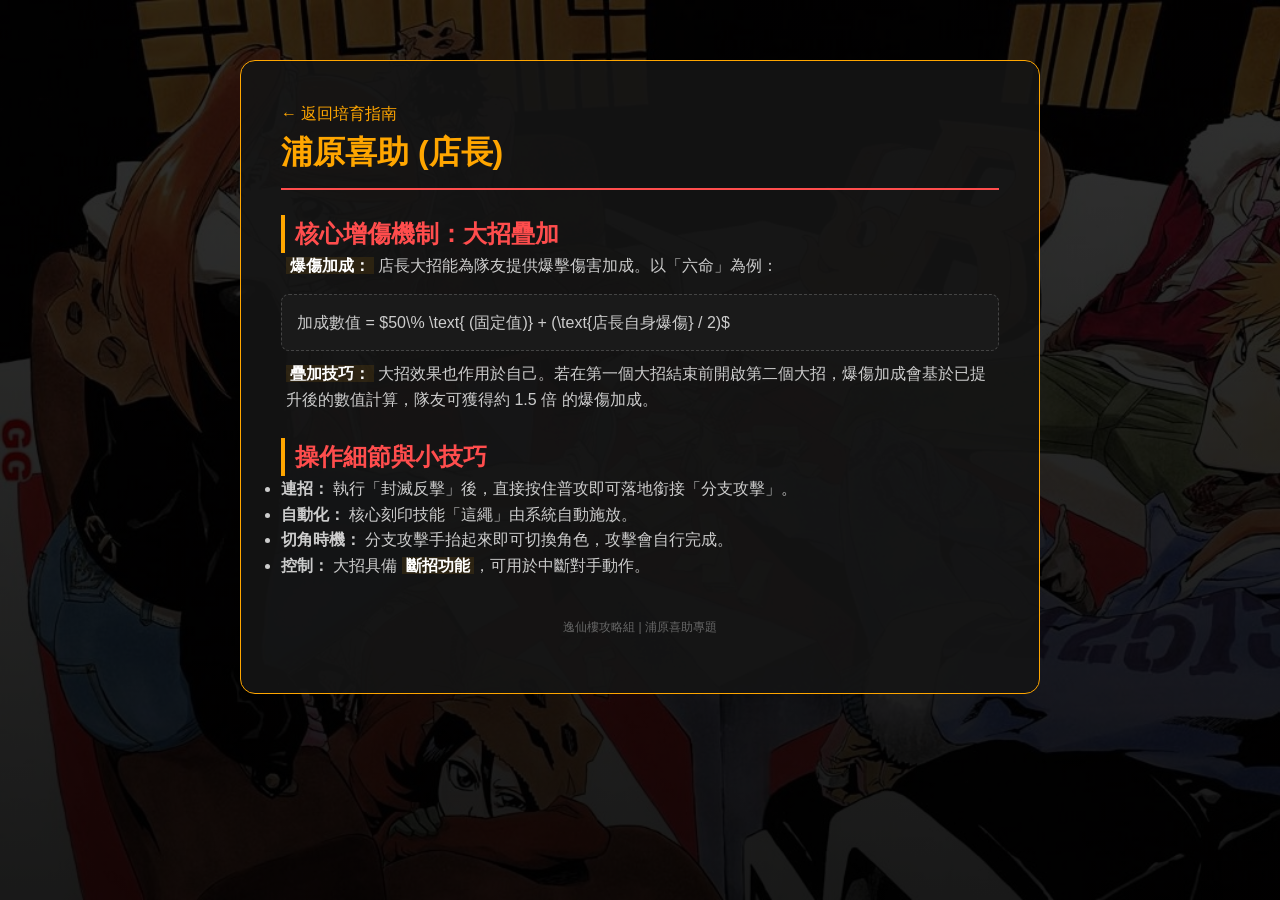
<file: char-dianzhang.html>
<!DOCTYPE html>
<html lang="zh-Hant">
<head>
    <meta charset="UTF-8">
    <meta name="viewport" content="width=device-width, initial-scale=1.0">
    <title>浦原喜助攻略 | 逸仙樓</title>
    <link rel="stylesheet" href="style.css">
    <style>
        /* 沿用你的質感設定 */
        body { 
            background: linear-gradient(rgba(0,0,0,0.8), rgba(0,0,0,0.9)), url('GG For The Follow.jpeg');
            background-size: cover; background-attachment: fixed; color: #ccc;
        }
        .guide-box {
            max-width: 800px; margin: 20px auto; background: rgba(20, 20, 20, 0.9);
            padding: 40px; border-radius: 15px; border: 1px solid #ffa600;
        }
        h1 { color: #ffa600; border-bottom: 2px solid #ff4d4d; padding-bottom: 10px; }
        h2 { color: #ff4d4d; margin-top: 25px; border-left: 4px solid #ffa600; padding-left: 10px; }
        .skill-highlight { color: #fff; font-weight: bold; background: rgba(255, 166, 0, 0.1); padding: 0 4px; }
        .math-box { background: #1a1a1a; padding: 15px; border-radius: 8px; margin: 10px 0; border: 1px dashed #444; }
    </style>
</head>
<body>
    <div class="main-container">
        <main class="content">
            <div class="guide-box">
                <a href="guide02.html" style="color: #ffa600; text-decoration: none;">← 返回培育指南</a>
                <h1>浦原喜助 (店長)</h1>

                <h2>核心增傷機制：大招疊加</h2>
                <p><span class="skill-highlight">爆傷加成：</span> 店長大招能為隊友提供爆擊傷害加成。以「六命」為例：</p>
                <div class="math-box">
                    加成數值 = $50\% \text{ (固定值)} + (\text{店長自身爆傷} / 2)$
                </div>
                <p><span class="skill-highlight">疊加技巧：</span> 大招效果也作用於自己。若在第一個大招結束前開啟第二個大招，爆傷加成會基於已提升後的數值計算，隊友可獲得約 <span class="highlight">1.5 倍</span> 的爆傷加成。</p>

                <h2>操作細節與小技巧</h2>
                <ul>
                    <li><strong>連招：</strong> 執行「封滅反擊」後，直接按住普攻即可落地銜接「分支攻擊」。</li>
                    <li><strong>自動化：</strong> 核心刻印技能「這繩」由系統自動施放。</li>
                    <li><strong>切角時機：</strong> 分支攻擊手抬起來即可切換角色，攻擊會自行完成。</li>
                    <li><strong>控制：</strong> 大招具備 <span class="skill-highlight">斷招功能</span>，可用於中斷對手動作。</li>
                </ul>

                <p style="margin-top: 40px; text-align: center; color: #666; font-size: 12px;">逸仙樓攻略組 | 浦原喜助專題</p>
            </div>
        </main>
    </div>
</body>
</html>
</file>
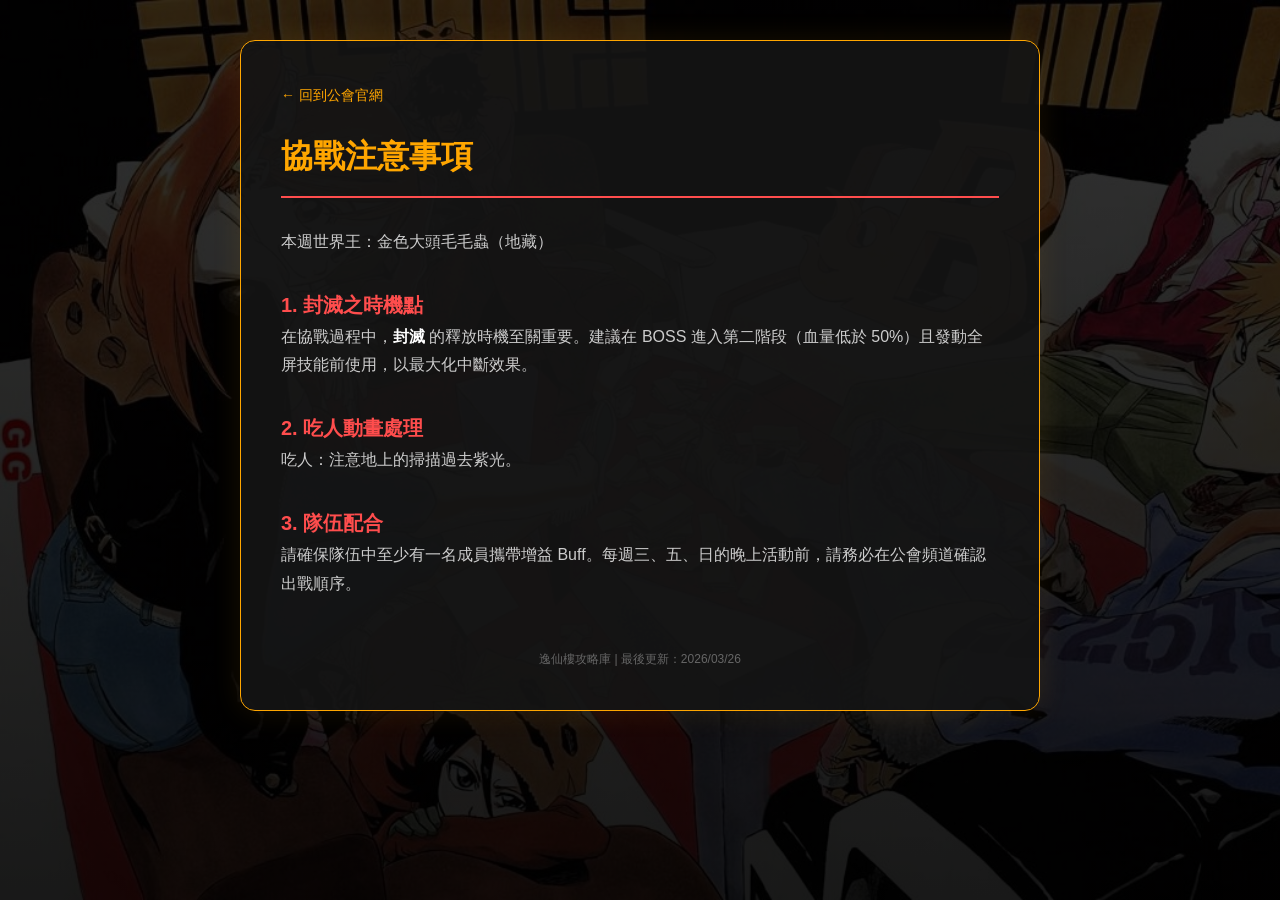
<file: guide01.html>
<!DOCTYPE html>
<html lang="zh-Hant">
<head>
    <meta charset="UTF-8">
    <meta name="viewport" content="width=device-width, initial-scale=1.0">
    <title>協戰注意事項 | 逸仙樓攻略</title>
    <style>
        * { margin: 0; padding: 0; box-sizing: border-box; font-family: "Microsoft JhengHei", sans-serif; }
        body { 
            background-color: #0b0b0b; 
            color: #ccc; 
            line-height: 1.8;
            background: linear-gradient(rgba(0,0,0,0.8), rgba(0,0,0,0.9)), url('GG For The Follow.jpeg');
            background-size: cover;
            background-attachment: fixed;
            padding: 40px 20px;
        }
        /*外框線*/
        .container {
            max-width: 800px;
            margin: 0 auto;
            background: rgba(20, 20, 20, 0.9);
            padding: 40px;
            border-radius: 15px;
            border: 1px solid #ffa600;
            box-shadow: 0 0 30px rgba(255, 166, 0, 0.1);
        }
        h1 { color: #ffa600; border-bottom: 2px solid #ff4d4d; padding-bottom: 10px; margin-bottom: 30px; }
        h2 { color: #ff4d4d; margin-top: 30px; font-size: 20px; }
        .back-btn {
            display: inline-block;
            margin-bottom: 20px;
            color: #ffa600;
            text-decoration: none;
            font-size: 14px;
        }
        .back-btn:hover { text-decoration: underline; }
        .highlight { color: #fff; font-weight: bold; }
    </style>
    <meta name="viewport" content="width=device-width, initial-scale=1.0">
</head>
<body>
    <div class="container">
        <a href="index.html" class="back-btn">← 回到公會官網</a>
        <h1>協戰注意事項</h1>
        
        <h2></h2>
        <p>本週世界王：金色大頭毛毛蟲（地藏）</p>
        <h2>1. 封滅之時機點</h2>
        <p>在協戰過程中，<span class="highlight">封滅</span> 的釋放時機至關重要。建議在 BOSS 進入第二階段（血量低於 50%）且發動全屏技能前使用，以最大化中斷效果。</p>

        <h2>2. 吃人動畫處理</h2>
        <p>吃人：注意地上的掃描過去紫光。</p>

        <h2>3. 隊伍配合</h2>
        <p>請確保隊伍中至少有一名成員攜帶增益 Buff。每週三、五、日的晚上活動前，請務必在公會頻道確認出戰順序。</p>
        
        <p style="margin-top: 50px; font-size: 12px; color: #666; text-align: center;">逸仙樓攻略庫 | 最後更新：2026/03/26</p>
    </div>
</body>
</html>
</file>
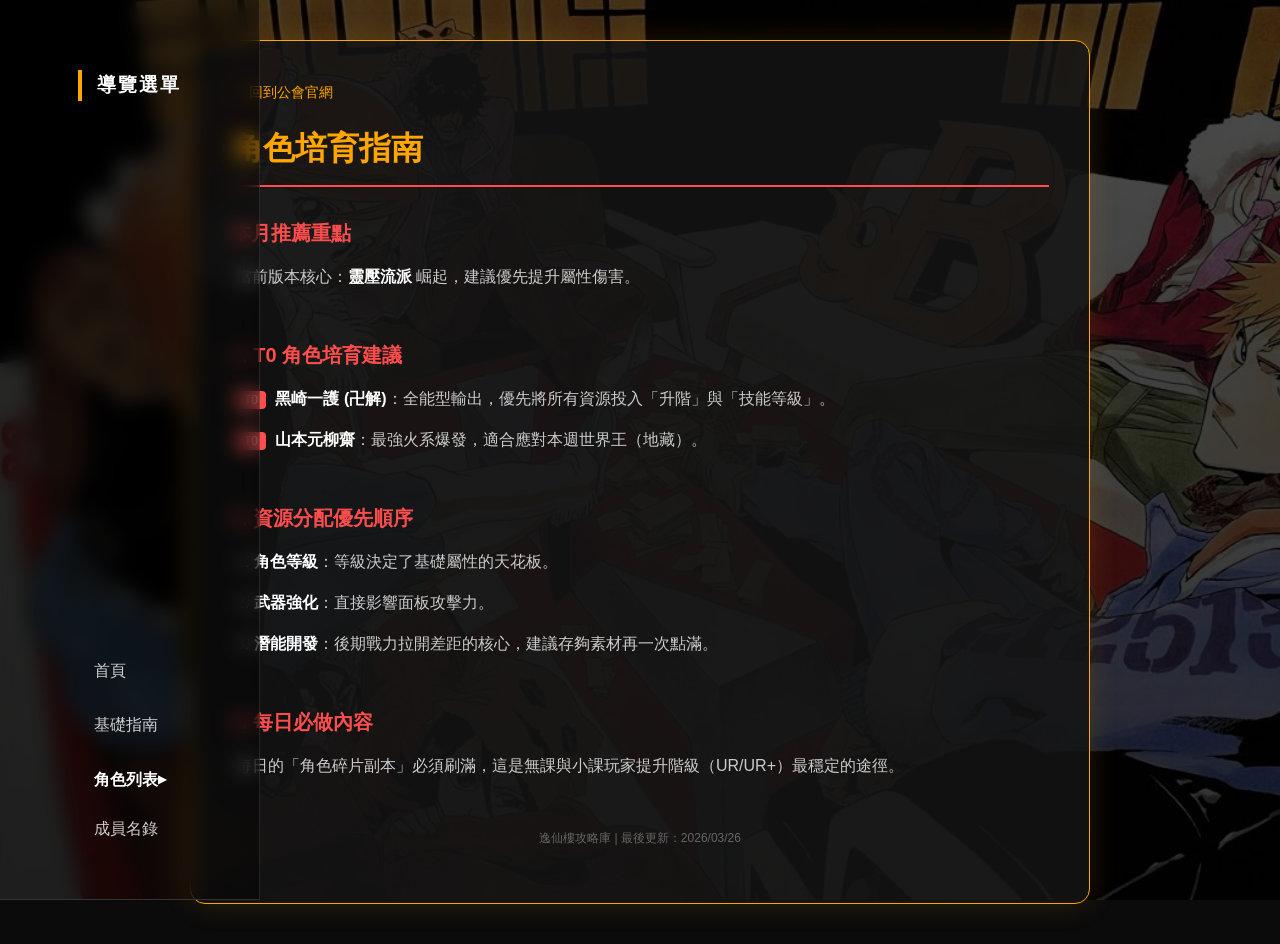
<file: guide02.html>
<!DOCTYPE html>
<html lang="zh-Hant">
<head>
    <meta charset="UTF-8">
    <meta name="viewport" content="width=device-width, initial-scale=1.0">
    <title>角色培育指南 | 逸仙樓攻略</title>
    <link rel="stylesheet" href="style.css">
    <style>
        /* 這裡只保留針對內容區塊的微調，背景圖設在 Body */
        * { margin: 0; padding: 0; box-sizing: border-box; font-family: "Microsoft JhengHei", sans-serif; }
        
        body { 
            background: linear-gradient(rgba(0,0,0,0.7), rgba(0,0,0,0.8)), url('GG For The Follow.jpeg');
            background-size: cover;
            background-attachment: fixed;
            background-color: #0b0b0b;
            color: #ccc;
            overflow-x: hidden;
        }

        /* 右側攻略框的精緻化 */
        .guide-box {
            max-width: 900px;
            margin: 0 auto;
            background: rgba(20, 20, 20, 0.85);
            padding: 40px;
            border-radius: 15px;
            border: 1px solid #ffa600;
            box-shadow: 0 0 30px rgba(255, 166, 0, 0.15);
        }

        .back-btn { color: #ffa600; text-decoration: none; font-size: 14px; display: block; margin-bottom: 20px; }
        h1 { color: #ffa600; border-bottom: 2px solid #ff4d4d; padding-bottom: 10px; margin-bottom: 30px; }
        h2 { color: #ff4d4d; margin-top: 30px; font-size: 20px; margin-bottom: 15px; }
        .highlight { color: #fff; font-weight: bold; }
        .tier-tag {
            background: #ff4d4d;
            color: white;
            padding: 2px 8px;
            border-radius: 4px;
            font-size: 12px;
            margin-right: 5px;
        }
    </style>
</head>
<body>

    <div class="main-container">
        
        <nav class="sidebar">
            <h2 class="sidebar-title">導覽選單</h2>
            
            <ul>
                <li><a href="index.html">首頁</a></li>
                <li><a href="guide01.html">基礎指南</a></li>
                <li>
                    <details>
                        <summary>角色列表</summary>
                        <ul class="sub-menu">
                            <li><a href="#">黑崎一護</a></li>
                            <li><a href="char-dianzhang.html">浦原喜助 (店長)</a></li> <li><a href="char-ichigo.html">黑崎一護 (卍解)</a></li>
                        </ul>
                    </details>
                </li>
                <li><a href="#wiki">成員名錄</a></li>
            </ul>
        </nav>

        <main class="content">
            <div class="guide-box">
                <a href="index.html" class="back-btn">← 回到公會官網</a>
                <h1>角色培育指南</h1>
                
                <section>
                    <h2>本月推薦重點</h2>
                    <p>當前版本核心：<span class="highlight">靈壓流派</span> 崛起，建議優先提升屬性傷害。</p>
                </section>

                <section>
                    <h2>1. T0 角色培育建議</h2>
                    <p><span class="tier-tag">T0</span> <span class="highlight">黑崎一護 (卍解)</span>：全能型輸出，優先將所有資源投入「升階」與「技能等級」。</p>
                    <p><span class="tier-tag">T0</span> <span class="highlight">山本元柳齋</span>：最強火系爆發，適合應對本週世界王（地藏）。</p>
                </section>

                <section>
                    <h2>2. 資源分配優先順序</h2>
                    <p>1. <span class="highlight">角色等級</span>：等級決定了基礎屬性的天花板。</p>
                    <p>2. <span class="highlight">武器強化</span>：直接影響面板攻擊力。</p>
                    <p>3. <span class="highlight">潛能開發</span>：後期戰力拉開差距的核心，建議存夠素材再一次點滿。</p>
                </section>

                <section>
                    <h2>3. 每日必做內容</h2>
                    <p>每日的「角色碎片副本」必須刷滿，這是無課與小課玩家提升階級（UR/UR+）最穩定的途徑。</p>
                </section>
                
                <p style="margin-top: 50px; font-size: 12px; color: #666; text-align: center;">逸仙樓攻略庫 | 最後更新：2026/03/26</p>
            </div>
            
        </main>

    </div>

</body>
</html>
</file>
<file: style.css>
/* 基礎設定 */
        * {
            margin: 0;
            padding: 0;
            box-sizing: border-box;
            font-family: "Microsoft JhengHei", sans-serif;
        }

        html { scroll-behavior: smooth; }

        body {
            background-color: #0b0b0b;
            color: white;
            overflow-x: hidden;
            line-height: 1.6;
        }

        /* 1. 固定背景層 */
        .fixed-bg {
            position: fixed;
            top: 0;
            left: 0;
            width: 100%;
            height: 100%;
            background: linear-gradient(rgba(0,0,0,0.5), rgba(0,0,0,0.8)), 
                        url('GG For The Follow.jpeg');
            background-size: cover;
            background-position: center;
            z-index: -1;
        }

        /* 2. 導航欄 */
        nav {
            position: fixed;
            top: 0;
            width: 100%;
            padding: 20px 50px;
            display: flex;
            justify-content: space-between;
            align-items: center;
            background: rgba(0, 0, 0, 0.9);
            z-index: 1000;
            border-bottom: 1px solid #333;
        }

        .logo { font-size: 24px; font-weight: bold; letter-spacing: 2px; color: #ffa600; }
        .nav-links a {
            color: #ccc;
            text-decoration: none;
            margin-left: 25px;
            font-size: 16px;
            transition: 0.3s;
        }
        .nav-links a:hover { color: #ff4d4d; }
        /* 漢堡圖示樣式 */
        .menu-icon {
            display: none; /* 電腦版隱藏 */
            cursor: pointer;
            flex-direction: column;
            gap: 5px;
            z-index: 1001; /* 確保在最上層 */
        }

        .menu-icon span {
            width: 30px;
            height: 3px;
            background-color: #ffa600; /* 金色線條 */
            transition: 0.3s;
        }

        @media (max-width: 768px) {
            .menu-icon {
                display: flex; /* 手機版顯示 */
                position: fixed;
                right: 20px;
                top: 20px;
            }

            /* 確保原本的導覽連結在手機版是隱藏的，直到加上 active */
            .nav-links {
                display: none; /* 預設隱藏 */
                flex-direction: column;
                position: fixed;
                top: 0;
                left: 0;
                width: 100%;
                height: 100vh;
                background: rgba(0, 0, 0, 0.95);
                justify-content: center;
                align-items: center;
                z-index: 1000;
            }

            .nav-links.active {
                display: flex; /* 點擊後顯示 */
            }
        }

        /* 3. 主視覺區域 */
        .hero-section {
            height: 100vh;
            width: 100%;
            display: flex;
            flex-direction: column;
            align-items: center;
            justify-content: center;
            text-align: center;
            padding: 0 20px;
        }

        @keyframes slideIn {
            from { opacity: 0; transform: translateY(-30px); }
            to { opacity: 1; transform: translateY(0); }
        }

        .main-title {
            font-size: clamp(50px, 10vw, 90px);
            letter-spacing: 15px;
            text-shadow: 0 0 20px #ffa600, 0 0 40px #ff0000;
            margin-bottom: 10px;
            animation: slideIn 1.2s ease-out;
        }

        .sub-title {
            font-size: 22px;
            color: #ff4d4d;
            margin-bottom: 25px;
            letter-spacing: 5px;
            animation: slideIn 1.5s ease-out;
        }

        .description {
            font-size: 16px;
            color: #ffa704;

            max-width: 650px;
            background: rgba(0,0,0,0.6);
            padding: 20px;
            border-radius: 12px;
            border: 1px solid rgba(255, 166, 0, 0.2);
        }

        /* 背景透明度 */
        /* 強制讓所有 section（最新消息、重要任務等）垂直排列並自動撐開 */
        .content-container {
            display: flex !important;
            flex-direction: column !important;
            height: auto !important; /* 確保容器高度不是死板的 100% 或固定數值 */
            background: rgba(11, 11, 11, 0.50) !important; /* 順便調高透明度 */
        }

        /* 確保每個區塊之間有間距，且不會重疊 */
        section {
            position: relative !important;
            margin-bottom: 50px !important;
            height: auto !important;
            display: block !important;
        }

        /* 還原紅色線框發光按鈕 */
        .cta-btn {
            display: inline-block;
            padding: 12px 30px;
            margin: 20px 0;
            color: #ffffff; /* 金色文字 */
            text-decoration: none;
            font-size: 18px;
            font-weight: bold;
            border: 1px solid #ff4d4d; /* 紅色線框 */
            border-radius: 5px;
            background: rgba(0, 0, 0, 0.4); /* 半透明黑色背景 */
            transition: all 0.3s ease;
            cursor: pointer;
            letter-spacing: 2px;
        }

        /* 點擊與懸停時的發光效果 */
        .cta-btn:hover {
            color: #fff;
            background: #ff4d4d;
            box-shadow: 0 0 20px #ff4d4d, 0 0 40px #ff4d4d; /* 紅色霓虹發光 */
            transform: translateY(-3px);
        }
        /* 4. 內容區 */
        .content-container {
            padding: 100px 10%;
            background-color: rgba(11, 11, 11, 0.9);
            position: relative;
            z-index: 1;
        }

        .section-title {
            font-size: 32px;
            border-left: 6px solid #ff4d4d;
            padding-left: 20px;
            margin-bottom: 50px;
        }

        .grid {
            display: grid;
            grid-template-columns: repeat(auto-fit, minmax(320px, 1fr));
            gap: 30px;
        }

        .card {
            background: #1a1a1a;
            padding: 30px;
            border-radius: 12px;
            border: 1px solid #333;
            transition: 0.3s;
        }

        .card:hover {
            border-color: #ff4d4d;
            transform: translateY(-10px);
            background: #222;
        }

        .card h3 { color: #ffa600; margin-bottom: 15px; }
        .card p { color: #bbb; }

        /* 5. 成員名錄折疊版 */
        .member-section { padding: 60px 0; }

        .member-wrapper {
            max-height: 0; /* 預設完全隱藏 */
            overflow: hidden;
            transition: max-height 1s cubic-bezier(0.4, 0, 0.2, 1), opacity 0.8s;
            opacity: 0;
        }

        .member-wrapper.expanded {
            max-height: 8000px; /* 足夠容納 70+ 人的高度 */
            opacity: 1;
            margin-bottom: 30px;
        }

        .member-grid {
            display: grid;
            grid-template-columns: repeat(auto-fit, minmax(180px, 1fr));
            gap: 15px;
            margin-top: 30px;
        }

        /* 1. 讓成員名單恢復橫向排列，且在不同螢幕自動調整數量 */
        .member-grid {
            display: grid !important;
            /* 電腦版一列 5-6 個，手機版一列 2 個 */
            grid-template-columns: repeat(auto-fill, minmax(140px, 1fr)) !important;
            gap: 20px !important;
            padding: 20px 0 !important;
            width: 100% !important;
        }

        /* 2. 修正卡片外觀，讓它不要撐得太長 */
        .member-card {
            background: rgba(40, 40, 40, 0.6) !important; /* 半透明灰色 */
            border: 1px solid rgba(255, 166, 0, 0.3) !important; /* 淡淡的金橘色邊框 */
            border-radius: 10px !important;
            padding: 20px 10px !important;
            display: flex !important;
            flex-direction: column !important;
            align-items: center !important; /* 確保頭像與名字水平置中 */
            transition: all 0.3s ease !important;
            cursor: pointer;
        }

        /* 3. 滑鼠移上去的發光效果，增加互動感 */
        .member-card:hover {
            transform: translateY(-5px) !important;
            border-color: #ff4d4d !important;
            box-shadow: 0 5px 15px rgba(255, 77, 77, 0.4) !important;
            background: rgba(50, 50, 50, 0.5) !important;
        }

        /* 4. 確保頭像（圓圈）維持正圓且置中 */
        .member-avatar {
            width: 60px !important;
            height: 60px !important;
            margin-bottom: 10px !important;
            display: flex !important;
            align-items: center !important;
            justify-content: center !important;
            /* 保持原本的圓圈樣式 */
        }

        .member-name { font-size: 15px; font-weight: bold; color: #fff; }
        .member-ign { font-size: 12px; color: #ff4d4d; margin-bottom: 8px; }
        .member-role {
            font-size: 10px;
            padding: 2px 8px;
            border-radius: 4px;
            background: rgba(255, 255, 255, 0.1);
            color: #aaa;
            border: 1px solid #444;
        }

        .role-leader { background: rgba(255, 166, 0, 0.2); color: #ffa600; border-color: #ffa600; }

        /* 展開按鈕 */
        .toggle-btn {
            display: block;
            margin: 40px auto;
            padding: 15px 40px;
            background: transparent;
            border: 1px solid #ffa600;
            color: #ffa600;
            cursor: pointer;
            font-size: 18px;
            letter-spacing: 3px;
            transition: 0.4s;
            border-radius: 4px;
        }

        .toggle-btn:hover {
            background: #ffa600;
            color: #000;
            box-shadow: 0 0 20px #ffa600;
        }
                /* 當螢幕寬度小於 768px 時執行 */
        @media (max-width: 768px) {
            .container {
                width: 100%;       /* 寬度改為全滿 */
                padding: 10px;     /* 縮小內邊距 */
            }
            
            img {
                max-width: 100%;   /* 確保圖片不會超出螢幕 */
                height: auto;
            }

            .menu {
                display: block;    /* 讓橫向選單變成縱向排列 */
            }
        }
        /* guide02 導覽頁核心架構 */
        .main-container {
            display: flex;         /* 讓 sidebar 和 content 左右並排 */
            width: 100%;
            min-height: 100vh;     /* 確保高度至少填滿整個螢幕 */
            margin: 0;
            padding: 0;
        }

        /* 左側導覽列樣式 */
        .sidebar {
            width: 260px;
            height: 100%;
            background-color: rgba(0, 0, 0, 0.4); /* 透明度稍微調高一點點，質感更好 */
            backdrop-filter: blur(10px); 
            color: #ffffff; 
            padding: 40px 20px;
            flex-shrink: 0;        /* 防止寬度被右邊內容擠壓 */
            border-right: 1px solid rgba(255, 255, 255, 0.1);
        }

/* 導覽連結 */
        .sidebar a {
            color: rgba(255, 255, 255, 0.8);
            text-decoration: none;
            display: block;
            padding: 12px 15px;
            margin-bottom: 5px;
            border-radius: 8px;
            transition: all 0.3s ease;
        }

        .sidebar a:hover {
            background-color: rgba(255, 255, 255, 0.1);
            color: #ffffff;
            padding-left: 20px;
        }

        /* 角色列表摺疊樣式 */
        summary {
            color: #ffffff;
            cursor: pointer;
            padding: 12px 15px;
            font-weight: 600;
            list-style: none;
            display: flex;
            justify-content: space-between;
            align-items: center;
        }

        summary::after {
            content: '▶';
            font-size: 0.7rem;
            transition: transform 0.3s;
        }

        details[open] summary::after {
            transform: rotate(90deg);
        }

        .sub-menu {
            padding: 0;
            margin: 0;
            list-style: none;
        }

        .sub-menu a {
            font-size: 0.9rem;
            padding-left: 30px; /* 縮進子選項 */
        }

        /* 右側內容區 */
        .content {
            flex-grow: 1;         /* 自動填滿剩餘空間 */
            padding: 40px;
            overflow-y: auto;    /* 內容太長時出現捲軸 */
        }
        .sidebar {
            display: flex;
            flex-direction: column; /* 核心修正：強制內容由上而下排列 */
            padding: 40px 20px;
            /* 其他原有設定... */
        }

        .sidebar-title {
            color: #ffffff;
            font-size: 1.2rem;
            margin-bottom: 20px;    /* 跟下方選項保持距離 */
            padding-left: 15px;     /* 跟選單文字對齊 */
            letter-spacing: 2px;    /* 讓字跟字之間鬆一點，比較有質感 */
            border-left: 4px solid #ffa600; /* 加一條橘色裝飾線在左邊，呼應內容區 */
        }

        .sidebar ul {
            list-style: none;       /* 移除原本醜醜的圓點 */
            padding: 0;
            margin: 0;
        }
        /* 當螢幕寬度小於 768px 時執行（手機與平板直向） */
    @media (max-width: 768px) {
    .main-container {
        flex-direction: column; /* 讓導覽列跟內容變成上下排列 */
    }

    .sidebar {
        width: 100%;        /* 寬度變滿版 */
        min-height: auto;   /* 高度不再強制到底 */
        height: auto;
        padding: 20px;
        border-right: none;
        border-bottom: 1px solid rgba(255, 255, 255, 0.1); /* 改為底部分隔線 */
        position: relative; /* 確保不會壓在內容上 */
    }

    .sidebar-title {
        margin-bottom: 15px;
        text-align: center; /* 標題居中 */
        border-left: none;
        border-bottom: 2px solid #ffa600; /* 裝飾線改到下面 */
        display: inline-block;
        width: 100%;
        padding-bottom: 10px;
    }

    .sidebar ul {
        display: flex;      /* 讓選單選項橫著排 */
        flex-wrap: wrap;    /* 如果太多個就換行 */
        justify-content: center;
        gap: 10px;          /* 選項間距 */
    }

    .sidebar a {
        padding: 8px 12px;  /* 稍微縮小按鈕 */
        font-size: 14px;
        background: rgba(255, 255, 255, 0.05); /* 給個淡背景更像按鈕 */
    }

    .content {
        padding: 20px 10px; /* 縮小內容區的留白，手機才放得下 */
    }

    .guide-box {
        padding: 20px;      /* 縮小攻略框的內邊距 */
        border-radius: 10px;
    }
    }
    /* 手機端 RWD 修正 */
    @media (max-width: 768px) {
    /* 當導覽列 active 時，讓主內容模糊或縮小 */
    body.menu-open .container {
        filter: blur(5px);
        pointer-events: none; /* 防止誤觸內容 */
    }
    }
    /* 修改外框線容器，增加內縮與邊距 */
    .container {
        max-width: 800px;
        margin: 20px auto;      /* 上下留 20px，左右置中 */
        background: rgba(20, 20, 20, 0.9);
        padding: 30px 25px;      /* 左右增加 25px 的內縮空間，讓文字不靠邊 */
        border-radius: 15px;
        border: 1px solid #ffa600;
        box-shadow: 0 0 30px rgba(255, 166, 0, 0.1);
        
        /* 關鍵：確保在手機版時，左右至少留出 5% 的空隙，不要貼死螢幕 */
        width: 90%;             
    }

    /* 為了讓文字閱讀更舒適，段落也可以加一點點左右間距 */
    p {
        margin-bottom: 15px;
        padding: 0 5px; 
    }
</file>
